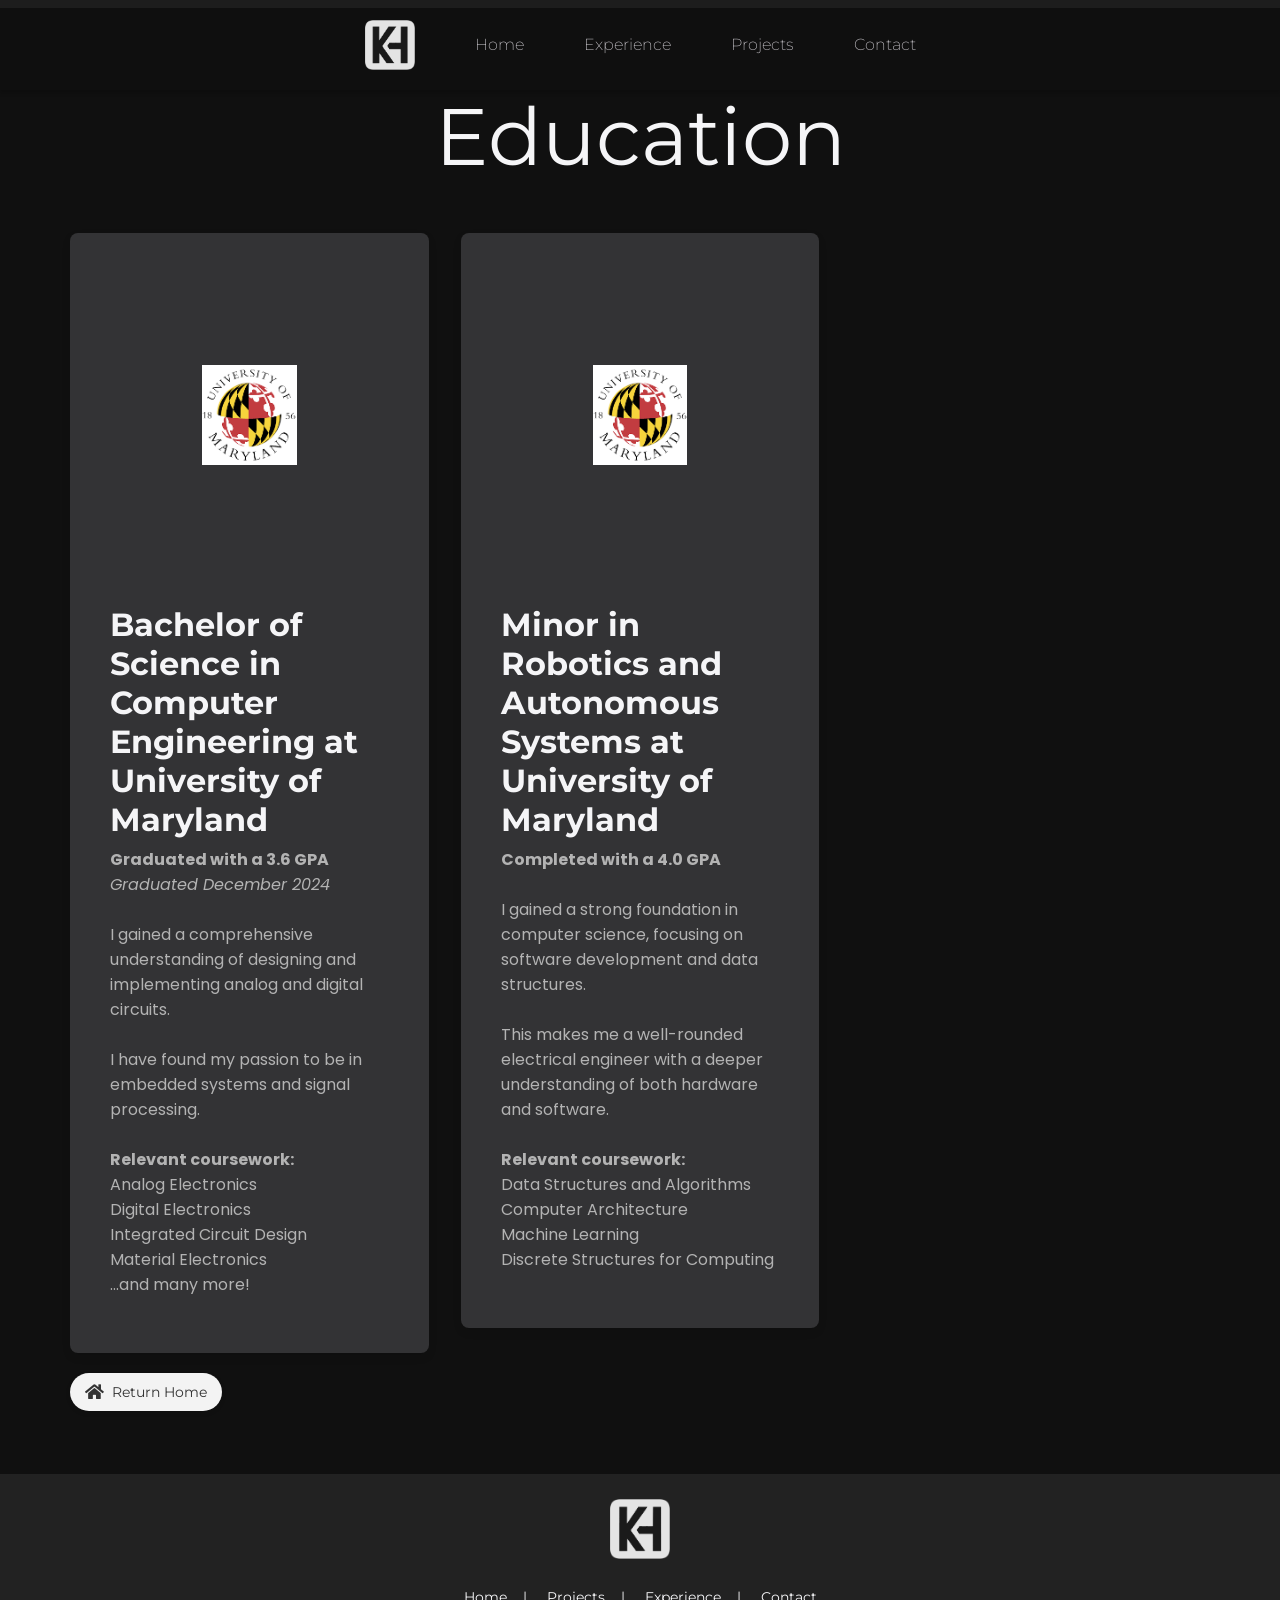
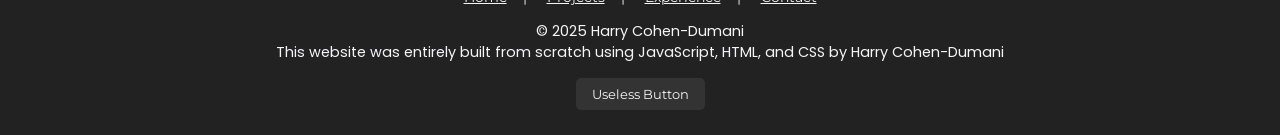
<file: Portfolio_Website-main/experience.html>
<!DOCTYPE html>
<html lang="en">
<head>
  <meta charset="UTF-8">
  <meta name="viewport" content="width=device-width, initial-scale=1.0">
  <title>Education - Harry Cohen-Dumani</title>
  <link href="https://fonts.googleapis.com/css2?family=Space+Mono:wght@400;700&display=swap" rel="stylesheet">
  <link rel="stylesheet" href="https://cdnjs.cloudflare.com/ajax/libs/font-awesome/5.15.3/css/all.min.css">
  
  <link rel="stylesheet" type="text/css" href="css/style.css">
  <link rel="stylesheet" type="text/css" href="css/nav.css">
  <link rel="stylesheet" href="seprate-exp.css"> <!-- Link to the external CSS file -->
  <link rel="stylesheet" type="text/css" href="css/contact.css"> <!--for the contact icons i added-->
  <link rel="stylesheet" href="scroll_progress/scroll_progress.css"> <!-- Link to the scroll progress CSS file -->

  <link rel="icon" type="image/x-icon" href="header/kh_logo.png">
  
  <!-- Add after the existing font imports -->
  <link href="https://fonts.googleapis.com/css2?family=Montserrat:wght@400;500;600;700&family=Poppins:wght@300;400;500;600;700&display=swap" rel="stylesheet">
</head>
<!-- Global Styles: Apply the monospace font all over -->
<style>
  .top-page-title{
    margin-top:40px;
  }
  body {
    font-family: 'Poppins', sans-serif;
  }
  
  nav, 
  .mobile-menu,
  .desktop-menu,
  footer,
  .footer-content,
  .footer-links,
  .useless-button {
    font-family: 'Montserrat', sans-serif;
  }
  
  h1, h2, h3, h4, h5, h6, 
  .section-title, 
  .skill {
    font-family: 'Montserrat', sans-serif;
  }
  
  p, li {
    font-family: 'Poppins', sans-serif;
  }
</style>

<body>
  <!--this is a progress bar for scrolling-->
  <div class="progress-container">
    <div class="progress-bar" id="myBar"></div>
  </div>

  <nav id="nav">
      <!-- Hamburger Menu Icon for Mobile -->
    <div class="hamburger-icon"> 
        <a href="index.html#home">
            <img src="header/kh_logo.png" alt="Harry Cohen-Dumani Logo" class="nav-logo">
        </a>
        <!-- Menu Icon -->
        <div class="menu-icon onclick="toggleMenu()"> <!--calls toggle menu in js when clicked.-->
            <span class="line line1"></span> <!-- Top line of = that will become part of X -->
            <span class="line line2"></span> <!-- Bottom line of = that will become part of X -->
        </div>
    </div>

    <!-- Mobile Menu -->
    <div class="mobile-menu hidden">
        <a href="index.html#home">Home</a>
        <a href="index.html#experience">Experience</a>
        <a href="index.html#projects">Projects</a>
        <a href="index.html#contact">Contact</a>
    </div>
    <!-- Desktop nav menu-->
    <ul class="desktop-menu">
        <a href="index.html#home"><li> <img src="header/kh_logo.png" alt="Harry Cohen-Dumani Logo" class="nav-logo"> </li></a>
        <a href="index.html#home"><li>Home</li></a>
        <a href="index.html#experience"><li>Experience</li></a>
        <a href="index.html#projects"><li>Projects</li></a>
        <a href="index.html#contact"><li>Contact</li></a>
    </ul>
  </nav>
  <!-- Project Section -->
  <section class="projects-section">
    <div class="container">
      <header class="section-header">
        <h1 class="top-page-title">Education</h1>
      </header>
      <div class="projects-grid">
        <!-- Project Template -->
        <!--PROJECT3-->
        <div class="project-card" id="tamuelen">
          <div class="card-content">
            <img class="card-image umd-logo" src="experience/umd.png" alt="Project Thumbnail" />
            <div class="card-text">
              <h2 class="card-title">Bachelor of Science in Computer Engineering at University of Maryland</h2>
              <p class="card-description">
                <strong> Graduated with a 3.6 GPA</strong><br>
                <i>Graduated December 2024</i> <br><br>
                I gained a comprehensive understanding of designing and implementing analog and digital circuits. <br><br>
                I have found my passion to be in embedded systems and signal processing. <br><br>
                <strong>Relevant coursework:</strong>
                <br>Analog Electronics<br>
                Digital Electronics<br>
                Integrated Circuit Design<br>
                Material Electronics<br>
                ...and many more!
              </p>
            </div>
          </div>
        </div>
        <!--PROJECT4-->
        <div class="project-card" id="tamucs">
          <div class="card-content">
            <img class="card-image umd-logo" src="experience/umd.png" alt="Project Thumbnail" />
            <div class="card-text">
              <h2 class="card-title">Minor in Robotics and Autonomous Systems at University of Maryland</h2>
              <p class="card-description">
                <strong>Completed with a 4.0 GPA</strong><br><br>
                I gained a strong foundation in computer science, focusing on software development and data structures. <br><br>
                This makes me a well-rounded electrical engineer with a deeper understanding of both hardware and software. <br><br>
                <strong>Relevant coursework:</strong>
                <br>Data Structures and Algorithms<br>
                Computer Architecture<br>
                Machine Learning<br>
                Discrete Structures for Computing
              </p>
            </div>
          </div>
        </div>
      </div>
      
      <div class="skills">
        <a href="index.html" class="skill">
          <i class="fas fa-home"></i>
          <span>Return Home</span>
        </a>
      </div>
  </section>

  <footer>
    <div class="footer-content">
      <a href="#home">
        <img src="header/kh_logo.png" alt="Harry Cohen-Dumani Logo" class="footer-logo" loading="lazy">
      </a>
      <div class="footer-links">
        <a href="index.html#home">Home</a>
        <a href="index.html#projects">Projects</a>
        <a href="index.html#experience">Experience</a>
        <a href="index.html#contact">Contact</a>
      </div>
      <p>&copy; 2025 Harry Cohen-Dumani</p>
      <p>This website was entirely built from scratch using JavaScript, HTML, and CSS by Harry Cohen-Dumani</p>
      <button id="useless-button" class="useless-button">Useless Button</button>
    </div>
  </footer>

  <script src="script.js"></script> <!-- Link to the nav -->
  <script src="scroll_progress/scroll_progress.js"></script> <!-- Link to the scroll progress JS file -->
</body>
</html>
</file>
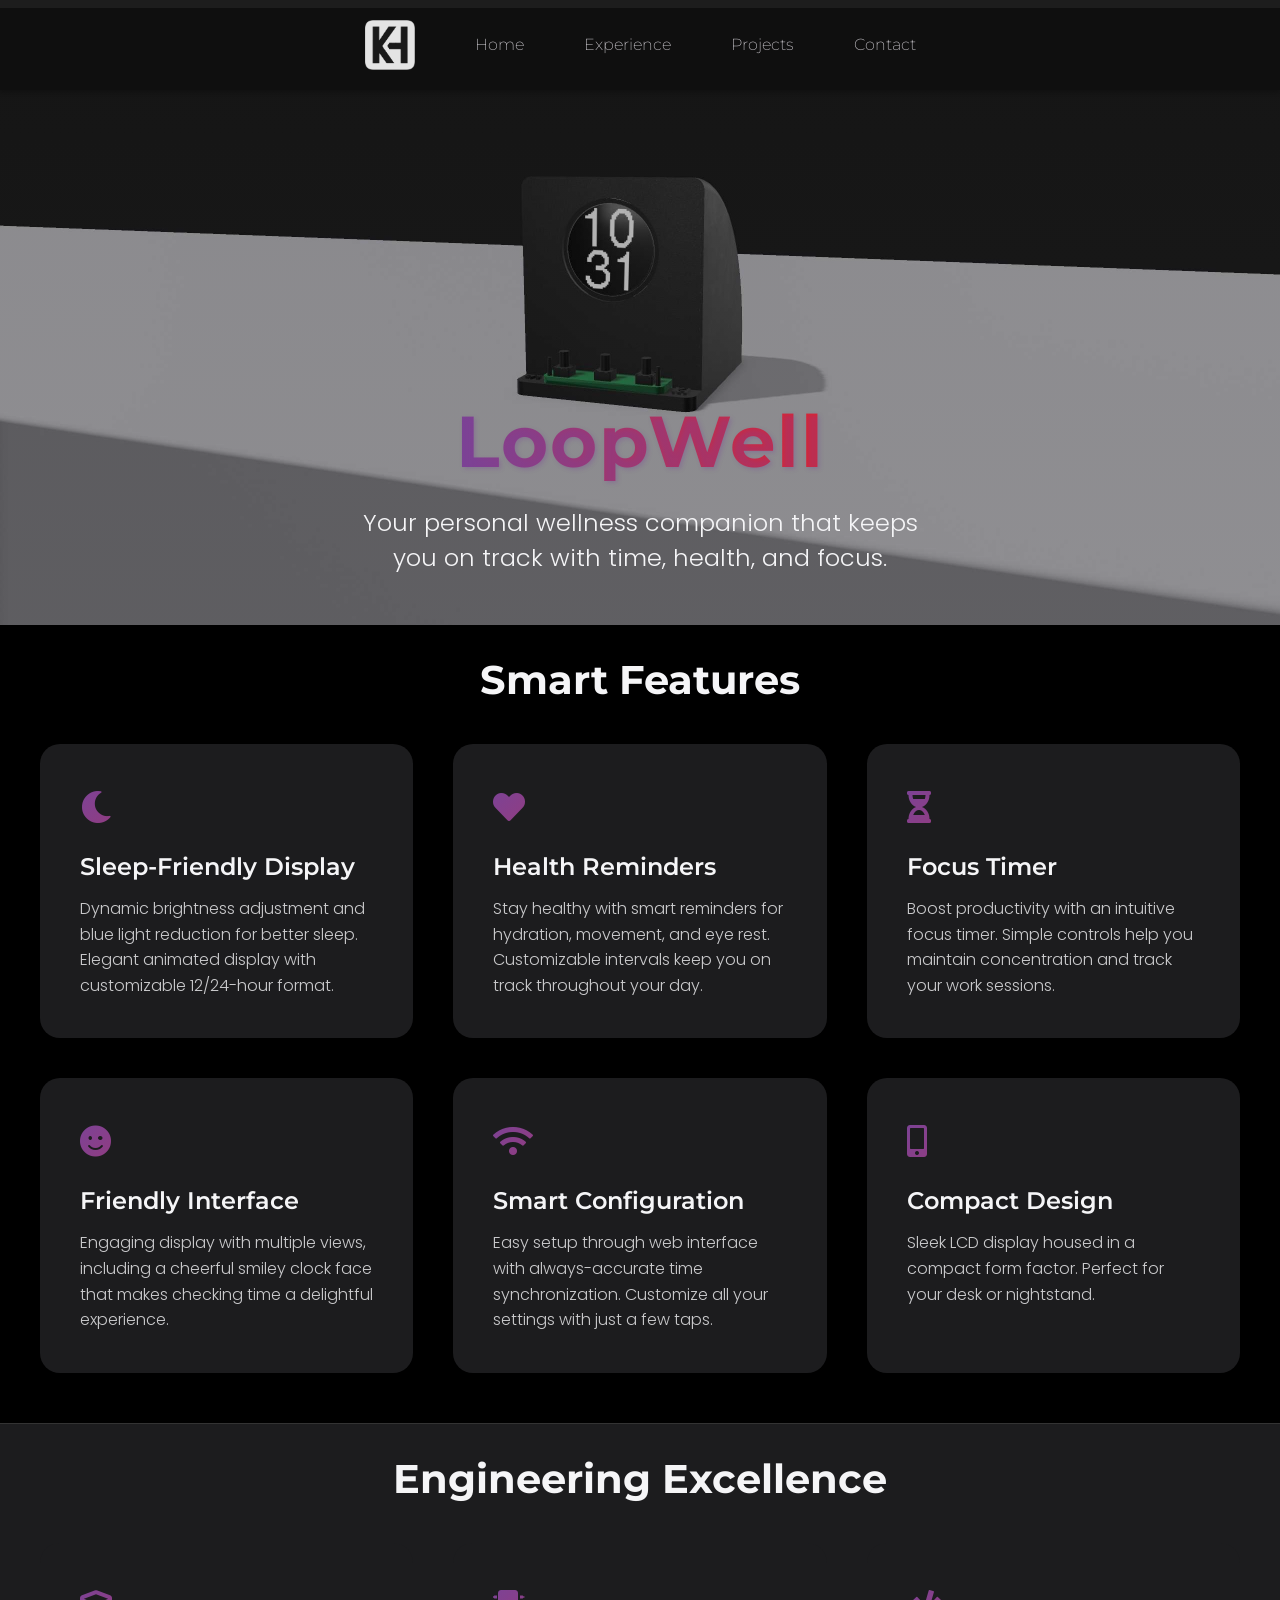
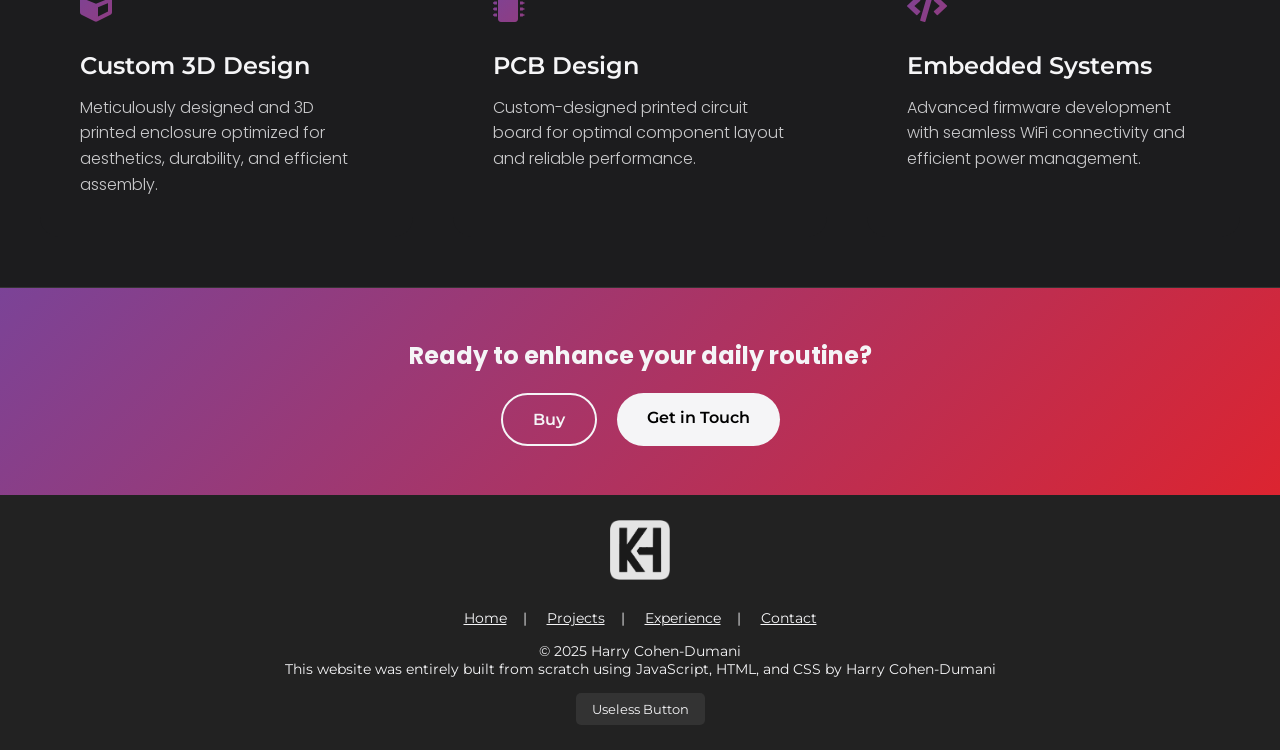
<file: Portfolio_Website-main/loopwell.html>
<!DOCTYPE html>
<html lang="en">
<head>
  <meta charset="UTF-8">
  <meta name="viewport" content="width=device-width, initial-scale=1.0">
  <title>LoopWell - Smart Wellness Display | Harry Cohen-Dumani</title>
  
  <!-- Add these Google Fonts -->
  <link href="https://fonts.googleapis.com/css2?family=Montserrat:wght@400;500;600;700&family=Poppins:wght@300;400;500;600;700&display=swap" rel="stylesheet">
  
  <!-- Your standard CSS imports -->
  <link href="https://fonts.googleapis.com/css2?family=Space+Mono:wght@400;700&display=swap" rel="stylesheet">
  <link rel="stylesheet" href="https://cdnjs.cloudflare.com/ajax/libs/font-awesome/5.15.3/css/all.min.css">
  <link rel="stylesheet" href="css/style.css">
  <link rel="stylesheet" href="css/nav.css">
  <link rel="stylesheet" href="css/head.css">
  <link rel="stylesheet" href="seprate-exp.css">
  <link rel="stylesheet" href="scroll_progress/scroll_progress.css">
  <link rel="icon" type="image/x-icon" href="header/kh_logo.png">

  <style>
    /* Global font settings for this page */
    body {
      font-family: 'Poppins', sans-serif;
    }
    
    nav, 
    .mobile-menu,
    .desktop-menu,
    footer,
    .footer-content,
    .footer-links,
    .useless-button {
      font-family: 'Montserrat', sans-serif;
    }

    /* Copy the about-me section from index.html but adapt for LoopWell */
    .about-me {
      margin: 0;
      padding: 85px 0 0 0; /* Add top padding to push content below nav bar */
      width: 100%;
      height: 60vh;
      background-image: linear-gradient(rgba(0, 0, 0, 0.3), rgba(16, 16, 16, 0.3)),
      url('LoopWell.jpg');
      background-size: cover;
      background-position: center;
      color: #d8d5db;
      display: flex;
      flex-direction: column;
      align-items: center;
      justify-content: flex-end;
      text-align: center;
    }

    .loopwell-title {
      margin-top: 50px;
      font-size: 72px;
      font-weight: 700;
      margin-bottom: 20px;
      font-family: 'Montserrat', sans-serif;
      background: linear-gradient(to right, #7b4397, #dc2430, #7b4397);
      background-size: 200% auto;
      -webkit-background-clip: text;
      -webkit-text-fill-color: transparent;
      background-clip: text;
      text-shadow: 2px 2px 4px rgba(123, 67, 151, 0.3);
      letter-spacing: 2px;
      animation: gradient 3s linear infinite;
    }

    @keyframes gradient {
      to {
        background-position: 200% center;
      }
    }

    .about-me-tagline {
      font-size: 1.5rem;
      max-width: 600px;
      margin: 0 auto;
      padding: 0 20px;
      margin-bottom: 50px;
      font-family: 'Poppins', sans-serif;
      font-weight: 300;
      color: #F5F5F7;
    }

    /* Rest of your existing styles for features, etc. */
    .feature-section {
      padding: 30px 20px;
      background: #000;
      color: #F5F5F7;
      text-align: center;
    }

    .feature-grid {
      display: grid;
      grid-template-columns: repeat(auto-fit, minmax(300px, 1fr));
      gap: 40px;
      max-width: 1200px;
      margin: 20px auto;
    }

    .feature-card {
      background: #1c1c1e;
      border-radius: 20px;
      padding: 40px;
      text-align: left;
      font-family: 'Poppins', sans-serif;
    }

    .feature-icon {
      font-size: 32px;
      margin-bottom: 20px;
      background: linear-gradient(135deg, #7b4397, #dc2430);
      -webkit-background-clip: text;
      -webkit-text-fill-color: transparent;
    }

    .feature-title {
      font-size: 24px;
      margin-bottom: 15px;
      font-family: 'Montserrat', sans-serif;
      font-weight: 600;
    }

    .feature-description {
      opacity: 0.8;
      line-height: 1.6;
      font-family: 'Poppins', sans-serif;
      font-weight: 300;
    }

    .engineering-section {
      background: #1c1c1e;
      border-top: 1px solid #333;
      border-bottom: 1px solid #333;
    }

    .section-title {
      font-size: 2.5em;
      margin-bottom: 40px;
      font-family: 'Montserrat', sans-serif;
      font-weight: 700;
      color: #F5F5F7;
    }

    .cta-section {
      padding: 50px 20px;
      text-align: center;
      background: linear-gradient(135deg, #7b4397, #dc2430);
      font-family: 'Poppins', sans-serif;
      margin-bottom: -1px;
    }

    .cta-buttons {
      display: flex;
      gap: 20px;
      justify-content: center;
      margin-top: 20px;
    }

    .cta-button {
      display: inline-block;
      padding: 15px 30px;
      text-decoration: none;
      border-radius: 30px;
      font-weight: 600;
      font-family: 'Montserrat', sans-serif;
      transition: transform 0.3s ease;
    }

    .cta-button.primary {
      background: #F5F5F7;
      color: #000;
    }

    .cta-button.secondary {
      background: transparent;
      color: #F5F5F7;
      border: 2px solid #F5F5F7;
    }

    .cta-button:hover {
      transform: scale(1.05);
    }

    /* Media queries from index.html */
    @media (max-width: 768px) {
      .loopwell-title {
        font-size: 4rem;
      }
      
      .about-me-tagline {
        font-size: 1.1rem;
      }
    }

    @media (max-width: 480px) {
      .loopwell-title {
        font-size: 3.3rem;
      }
      
      .about-me-tagline {
        font-size: 0.9rem;
      }
    }

    footer {
      margin-top: 0;
      border-top: none;
    }

    .footer-content {
      margin-top: 0;
    }

    body {
      overflow-x: hidden;
      width: 100%;
      box-sizing: border-box;
    }
  </style>
</head>

<body>
  <!-- Progress Bar -->
  <div class="progress-container">
    <div class="progress-bar" id="myBar"></div>
  </div>

  <!-- Navigation -->
  <nav id="nav">
    <div class="hamburger-icon">
      <a href="index.html#home">
        <img src="header/kh_logo.png" alt="Harry Cohen-Dumani Logo" class="nav-logo">
      </a>
      <div class="menu-icon" onclick="toggleMenu()">
        <span class="line line1"></span>
        <span class="line line2"></span>
      </div>
    </div>

    <div class="mobile-menu hidden">
      <a href="index.html#home">Home</a>
      <a href="index.html#experience">Experience</a>
      <a href="index.html#projects">Projects</a>
      <a href="index.html#contact">Contact</a>
    </div>

    <ul class="desktop-menu">
      <a href="index.html#home"><li><img src="header/kh_logo.png" alt="Harry Cohen-Dumani Logo" class="nav-logo"></li></a>
      <a href="index.html#home"><li>Home</li></a>
      <a href="index.html#experience"><li>Experience</li></a>
      <a href="index.html#projects"><li>Projects</li></a>
      <a href="index.html#contact"><li>Contact</li></a>
    </ul>
  </nav>

  <!-- Hero Section - Using the about-me structure from index.html -->
  <section class="about-me">
    <h1 class="loopwell-title">LoopWell</h1>
    <p class="about-me-tagline">Your personal wellness companion that keeps you on track with time, health, and focus.</p>
  </section>

  <!-- Features Section -->
  <section class="feature-section">
    <h2 class="section-title">Smart Features</h2>
    <div class="feature-grid">
      <div class="feature-card">
        <div class="feature-icon">
          <i class="fas fa-moon"></i>
        </div>
        <h3 class="feature-title">Sleep-Friendly Display</h3>
        <p class="feature-description">
          Dynamic brightness adjustment and blue light reduction for better sleep. Elegant animated display with customizable 12/24-hour format.
        </p>
      </div>

      <div class="feature-card">
        <div class="feature-icon">
          <i class="fas fa-heart"></i>
        </div>
        <h3 class="feature-title">Health Reminders</h3>
        <p class="feature-description">
          Stay healthy with smart reminders for hydration, movement, and eye rest. Customizable intervals keep you on track throughout your day.
        </p>
      </div>

      <div class="feature-card">
        <div class="feature-icon">
          <i class="fas fa-hourglass-half"></i>
        </div>
        <h3 class="feature-title">Focus Timer</h3>
        <p class="feature-description">
          Boost productivity with an intuitive focus timer. Simple controls help you maintain concentration and track your work sessions.
        </p>
      </div>

      <div class="feature-card">
        <div class="feature-icon">
          <i class="fas fa-smile"></i>
        </div>
        <h3 class="feature-title">Friendly Interface</h3>
        <p class="feature-description">
          Engaging display with multiple views, including a cheerful smiley clock face that makes checking time a delightful experience.
        </p>
      </div>

      <div class="feature-card">
        <div class="feature-icon">
          <i class="fas fa-wifi"></i>
        </div>
        <h3 class="feature-title">Smart Configuration</h3>
        <p class="feature-description">
          Easy setup through web interface with always-accurate time synchronization. Customize all your settings with just a few taps.
        </p>
      </div>

      <div class="feature-card">
        <div class="feature-icon">
          <i class="fas fa-mobile-alt"></i>
        </div>
        <h3 class="feature-title">Compact Design</h3>
        <p class="feature-description">
          Sleek LCD display housed in a compact form factor. Perfect for your desk or nightstand.
        </p>
      </div>
    </div>
  </section>

  <!-- Engineering Excellence Section -->
  <section class="feature-section engineering-section">
    <h2 class="section-title">Engineering Excellence</h2>
    <div class="feature-grid">
      <div class="feature-card">
        <div class="feature-icon">
          <i class="fas fa-cube"></i>
        </div>
        <h3 class="feature-title">Custom 3D Design</h3>
        <p class="feature-description">
          Meticulously designed and 3D printed enclosure optimized for aesthetics, durability, and efficient assembly.
        </p>
      </div>

      <div class="feature-card">
        <div class="feature-icon">
          <i class="fas fa-microchip"></i>
        </div>
        <h3 class="feature-title">PCB Design</h3>
        <p class="feature-description">
          Custom-designed printed circuit board for optimal component layout and reliable performance.
        </p>
      </div>

      <div class="feature-card">
        <div class="feature-icon">
          <i class="fas fa-code"></i>
        </div>
        <h3 class="feature-title">Embedded Systems</h3>
        <p class="feature-description">
          Advanced firmware development with seamless WiFi connectivity and efficient power management.
        </p>
      </div>
    </div>
  </section>

  <!-- Call to Action -->
  <section class="cta-section">
    <h2>Ready to enhance your daily routine?</h2>
    <div class="cta-buttons">
      <a href="#home" class="cta-button secondary" target="_blank">Buy</a> <!-- TODO: Add link to shop -->
      <a href="index.html#contact" class="cta-button primary">Get in Touch</a>
    </div>
  </section>

  <!-- Footer -->
  <footer>
    <div class="footer-content">
      <a href="index.html#home">
        <img src="header/kh_logo.png" alt="Harry Cohen-Dumani Logo" class="footer-logo" loading="lazy">
      </a>
      <div class="footer-links">
        <a href="index.html#home">Home</a>
        <a href="index.html#projects">Projects</a>
        <a href="index.html#experience">Experience</a>
        <a href="index.html#contact">Contact</a>
      </div>
      <p>&copy; 2025 Harry Cohen-Dumani</p>
      <p>This website was entirely built from scratch using JavaScript, HTML, and CSS by Harry Cohen-Dumani</p>
      <button id="useless-button" class="useless-button">Useless Button</button>
    </div>
  </footer>

  <script src="script.js"></script>
  <script src="scroll_progress/scroll_progress.js"></script>
</body>
</html>
</file>
<file: Portfolio_Website-main/css/style.css>
/* Resets margin and padding for all elements */
* {
  margin:0px;
  padding:0px;
}

/* Smooth scrolling behavior for the whole page */
html {
    scroll-behavior: smooth;
    scroll-padding-top: 65px;

    /*scroll bar design vertical.*/
    scrollbar-width: thin; /* Can be "auto", "thin", or "none" */
    scrollbar-color: #555 #333; /* Thumb and track color */
}

/*General styling for body*/
body {
    margin: 0;
    padding: 0;
    background-color: #000000;
}

#top-page-skills{
  font-size: 65px;
  color: #F5F5F7;
}

.bg-custom{
  /*CSS rule for the custom background color TAILWIND*/
  background-color: #000000;
}

.projects{
  background-color: #101010;
}

#top-page-projects{
  z-index:5; /*this is so its above the carousel*/
  margin-bottom: -30px;
  font-size: 65px;
  color: #F5F5F7;
}

/* Footer Styling */
footer {
  margin-top: 15px;
  text-align: center;
  color: #F5F5F7;
  background-color: #222222;
  padding: 25px 15px;
  font-size: 0.9em;
}

.footer-content {
  max-width: 1200px;
  margin: 0 auto;
}

.footer-logo {
  width: 60px;
  margin: auto;
  padding-bottom: 10px;
}

.footer-links {
  display: flex;
  justify-content: center;
  gap: 20px;
  margin: 15px 0;
}

.footer-links a {
  color: #F5F5F7;
  text-decoration: underline;
  transition: opacity 0.3s ease;
  position: relative;
  padding: 0 10px;
}

.footer-links a:not(:last-child)::after {
  content: '|';
  position: absolute;
  right: -10px;
  color: #F5F5F7;
  text-decoration: none;
}

.footer-links a:hover {
  opacity: 0.7;
}

/* Mobile Responsiveness */
@media screen and (max-width: 600px) {
  footer {
    font-size: 0.8em;
    padding: 20px 10px;
  }
  
  .footer-links {
    flex-wrap: wrap;
    gap: 15px;
  }
  
  .footer-logo {
    width: 50px;
    padding-bottom: 10px;
  }
  
  .footer-links a {
    padding: 0 8px;
  }
  
  .footer-links a:not(:last-child)::after {
    right: -8px;
  }
}

.useless-button {
  margin-top: 15px;
  padding: 8px 16px;
  background-color: #333;
  color: #F5F5F7;
  border: none;
  border-radius: 5px;
  cursor: pointer;
  transition: all 0.3s ease;
}

.useless-button:hover {
  background-color: #444;
  transform: scale(1.05);
}

.useless-button:active {
  transform: scale(0.95);
}
</file>
<file: Portfolio_Website-main/css/nav.css>
/* Resets margin and padding for all elements */
* {
  margin:0px;
  padding:0px;
}
main#main-content {
  padding-top: 65px; /* Adjust this value based on your nav bar's actual height */
}

/* Styling for the navigation bar DESKTOP============================================================VVVVVV*/
nav {
  font-family: 'Montserrat', sans-serif;
  /*make the background black but also slightly backdrop blur */
  background-color: rgba(16, 16, 16, 0.96);
  overflow: hidden;
  text-align: center;
  z-index: 10; /* Keeps it above everything */
  position: fixed;
  width:100%;
  top: 0; /* Sticks to the top */
  height: auto;
  box-shadow: 0 3px 4px rgba(0, 0, 0, 0.211); /* Soft shadow */
}

/* Removes default list styles and sets margin and padding for navigation list */
nav ul {
  font-weight: bold;
  padding: 0;
  margin: 0;
  list-style-type: none; /* Removes default bullet points */
}

/* Styling for navigation list items */
nav ul li {
  color:#d8d5db;
  display: inline-block;
  padding: 10px 15px;
  line-height: 1;
  vertical-align: top;
  
  display: flex;
  align-items: center;
  justify-content: center;
  font-weight: 200;
}


/* Hover effect for navigation list items */
nav ul li:hover {
  font-weight: 900;
}

/*END OF DESKTOP NAV DESIGN============================================================^^^^^*/

/*STYLING FOR THE MOBILE NAVIGATION BAR============================================================VVVVV*/
/* Hamburger Icon */
.hamburger-icon {
  display: none;
  cursor: pointer;
  font-size: 30px;
  color: #d8d5db;
}

/* Mobile Menu */
.mobile-menu {
  position: fixed;
  top: 0;
  right: -100%; /* Start off the screen */
  height: 100vh;
  width: 250px;
  background-color: rgba(16, 16, 16, 0.88);
  -webkit-backdrop-filter: blur(10px); /* Add this line first, it fixes blur for Safari*/
   backdrop-filter: blur(10px);  /* This line activates blur*/
  
  transition: right 0.3s ease-out;
  z-index: 19;
  display: flex;
  flex-direction: column;
  padding-top: 45px; /* Adjust based on your nav height */
}

.mobile-menu a {
  font-family: 'Montserrat', sans-serif;
  padding: 20px;
  color: #d8d5db;
  text-decoration: none;
  border-bottom: 1px solid #444;
  font-size: 20px;
}

.nav-logo{
/*make sure size is good for logo in the nav bar.*/
  width: 50px;
}

.desktop-menu {
  display: flex;
  align-items: center; /* This ensures all items in the menu are vertically centered */
  justify-content: center; /* Center menu items horizontally if needed */
  padding: 0;
  margin: 0;
  list-style-type: none;
}

.desktop-menu a {
  display: flex;
  align-items: center; /* Aligns the text and logo vertically */
  text-decoration: none;
  color: #d8d5db;
  padding: 10px 15px;
}

.desktop-menu li {
  font-family: 'Montserrat', sans-serif;
  /* Rest of properties remain the same */
}

.menu-icon {
  display: flex;
  flex-direction: column;
  justify-content: space-around;
  margin-top:5px;
  width: 30px;
  height: 20px;
  cursor: pointer;
  z-index: 20; /* Ensures the icon is clickable and above other content */
  margin-right: 10px;
}

.line {
  background-color: #d8d5db;
  height: 3px;
  width: 100%;
  transition: transform 0.5s ease, opacity 0.5s ease; /* Smooth transition for the animation */
}

/* Adjustments for transforming lines into X with perfect intersection */
.menu-icon.open .line1 {
  transform: translateY(1px) rotate(45deg); /* Adjust translateY value for perfect intersection */
}

.menu-icon.open .line2 {
  transform: translateY(-9px) rotate(-45deg); /* Adjust translateY value for perfect intersection */
}
/*END OF MOBILE NAVIGATION BAR STYLING============================================================^^^^^*/

/* Adjusting visibility on smaller screens */
@media (max-width: 768px) {
  nav{
    padding: 6px; /*makes the mobile nav bar a little bigger*/
  }
  .mobile-menu a{
    /*make font slightly smaller*/
    font-size: 1.2em;
  }
  .hamburger-icon {
    display: flex;
    justify-content: space-between;
    padding: 10px 15px;
    z-index: 20; /* Ensure it's higher than the mobile-menu's z-index */
    position: relative; /* z-index works on positioned elements (position:absolute, position:relative, or position:fixed) */
  }
  .desktop-menu {
    display: none;
  }
  .mobile-menu.hidden {
    display: flex;
  }
  .nav-logo{
    margin-left:10px;
  }
}
</file>
<file: Portfolio_Website-main/css/contact.css>
/* Resets margin and padding for all elements */
* {
  margin:0px;
  padding:0px;
}

/* Contact Section Styling */
#contact {
  margin-bottom:25px;
  background-color: #000000; /* Custom background color */
  color: #F5F5F7;
}
#top-page-contact{
  font-size: 65px;
  color: #F5F5F7;
}

.contact-icon {
  display: flex;
  flex-direction: column;
  align-items: center;
  color: #F5F5F7;
  transition: transform 0.3s ease;
}

.contact-icon i {
  transition: color 0.3s ease;
}

.contact-icon span {
  margin-top: 8px;
}

/* Hover Effects for Icons */
.contact-icon:hover {
  transform: translateY(-5px);
}

.contact-icon:hover i.fa-envelope {
  color: #dd4b39; /* Email icon hover color */
}

.contact-icon:hover i.fa-github {
  color: #6cc644; /* GitHub icon hover color */
}

.contact-icon:hover i.fa-linkedin {
  color: #0077b5; /* LinkedIn icon hover color */
}

.contact-icon:hover i.fa-youtube {
  color: #b2071d; /* YouTube icon hover color */
}

/* Small screens (phones)*/
@media (max-width: 600px) {
  /*make the contact icons and text below it smaller*/
  .contact-icon {
    font-size: 0.8em;
  }
}
</file>
<file: Portfolio_Website-main/scroll_progress/scroll_progress.css>
body {
    margin: 0;
  }
  
  .progress-container {
    width: 100%;
    height: 8px;
    background: #1d1d1d;
    position: fixed;
    top: 0;
    z-index: 100;
  }
  
  .progress-bar {
    height: 8px;
    background: linear-gradient(135deg, #7b4397, #dc2430);
    width: 0%;
  }
</file>
<file: Portfolio_Website-main/css/head.css>
/* Resets margin and padding for all elements */
* {
  margin:0px;
  padding:0px;
}

/* Styling for the profile section */
.about-me{
  width: 100%;
  background-image: linear-gradient(rgba(0, 0, 0, 0.75), rgb(16, 16, 16)),
  url(../banner.jpeg);
  background-size: cover;
  background-position: center;

  color:#d8d5db;
  display: flex;
  flex-direction: column;
  align-items: center;
  justify-content: center;
  text-align: center;
}

.headshot{
  border-radius: 50%; /* Makes the image round */
  width: 200px;
  height: 200px;
  box-shadow: 0px 0px 10px 0px rgba(0,0,0,0.75);
  margin-top: 30px;
}

/* Add gradient animation for the name */
.gradient-name {
  font-size: 3em; /* Increased size since it's no longer in a container */
  font-weight: 700;
  margin: 1rem auto 10px auto; /* this is margin for first top, right, bottom, left.*/
  font-family: 'Montserrat', sans-serif;
  background: linear-gradient(to right, #7b4397, #dc2430, #7b4397);
  background-size: 200% auto;
  -webkit-background-clip: text;
  -webkit-text-fill-color: transparent;
  background-clip: text;
  text-shadow: 2px 2px 4px rgba(123, 67, 151, 0.3);
  letter-spacing: 2px;
  animation: gradient 3s linear infinite;
}

@keyframes gradient {
  to {
    background-position: 200% center;
  }
}

/* Small screens (phones)*/
@media (max-width: 600px) {
  /*all h1 needs to be smaller on phones*/
  h1{
    font-size: 2.5em !important;
  }
  /*make headshot smaller*/
  .headshot{
    width: 160px;
    height: 160px;
  }
  .typewriter h1{
    /*make it important*/
    font-size: 30px !important;
  }
}
</file>
<file: Portfolio_Website-main/seprate-exp.css>
/* Custom styles replacing Tailwind utility classes */
body {
  background-color: #101010;
  color: #F5F5F7; /* Moved color here for broader application */
}
.projects-section {
  padding: 3rem 1rem;
}
.container {
  max-width: 1140px;
  margin: auto;
}
.section-header {
  text-align: center;
  margin-bottom: 3rem;
}
.top-page-title{
  font-size: 5rem;
  font-weight: normal;
  color: #F5F5F7;
}
.projects-grid {
  display: flex;
  flex-wrap: wrap;
  margin: -1rem;
}
.project-card {
  width: 100%;
  padding: 1rem;
  box-sizing: border-box;
}
.card-content {
  background-color: #333335;
  border-radius: 0.5rem;
  overflow: hidden;
  box-shadow: 0 4px 8px rgba(0,0,0,0.1);
  padding: 1rem; /* Ensure there's padding around the content */
}
.card-image {
  width: calc(100% - 2rem); /* Adjust width to be less than 100% */
  height: 300px;
  object-fit: cover;
  /*now center the image*/
  margin: 1rem;
  display: block;
  border-radius: 0.5rem;
}

.umd-logo {
  padding: 100px; /* Add white padding around UMD logo */
  box-sizing: border-box; /* Include padding in width/height calculation */
}
.card-text {
  padding: 1.5rem;
}
.card-title {
  font-size: 2rem;
  font-weight: bold;
  margin-bottom: 0.5rem;
  color: #F5F5F7;
}
.card-description {
  color: #b3b3b3; /* Adjusted for better contrast */
  margin-bottom: 1rem;
}

.skills {
  display: flex;
  flex-wrap: wrap;
  gap: 15px;
  margin-top: 20px;
  justify-content: flex-start; /* Changed from center to flex-start */
}

.skill {
  background-color: #f3f3f3;
  padding: 10px 15px;
  border-radius: 25px;
  text-decoration: none;
  font-size: 0.875rem;
  color: #333;
  display: inline-flex;
  align-items: center;
  transition: all 0.3s ease;
  box-shadow: 0 2px 5px rgba(0,0,0,0.1);
}

.skill:hover {
  background-color: #ddd;
  transform: translateY(-2px);
  box-shadow: 0 4px 8px rgba(0,0,0,0.15);
}

.skill i {
  margin-right: 8px;
  font-size: 1.2em;
}

/* Responsive adjustments */
@media (max-width: 600px) {
  /*make things smaller, less crammed, and easier to read*/
  .card-title {
    font-size: 1.5rem;
  }
  .card-description {
    font-size: 1rem;
  }
  .skill {
    font-size: 0.75rem;
  }
  .card-text {
    padding: 1rem;
  }
  .card-image {
    height: 200px;
  }
  .top-page-title{
    font-size: 3.2rem;
  }
  .section-header {
    margin-top: 1.5rem; /*fixed the glitch where in phone mode, nav menu cropped a little of top*/
    margin-bottom: 1.5rem;
  }
  .projects-section {
    padding: 2rem 2rem;
  }
  /*remove exxon logo*/

}

@media (min-width: 768px) {
  .project-card {
    width: 50%; /* 2 cards per row for medium screens */
  }
}

@media (min-width: 1024px) {
  .project-card {
    width: 33.333%; /* 3 cards per row for larger screens */
  }
}
</file>
